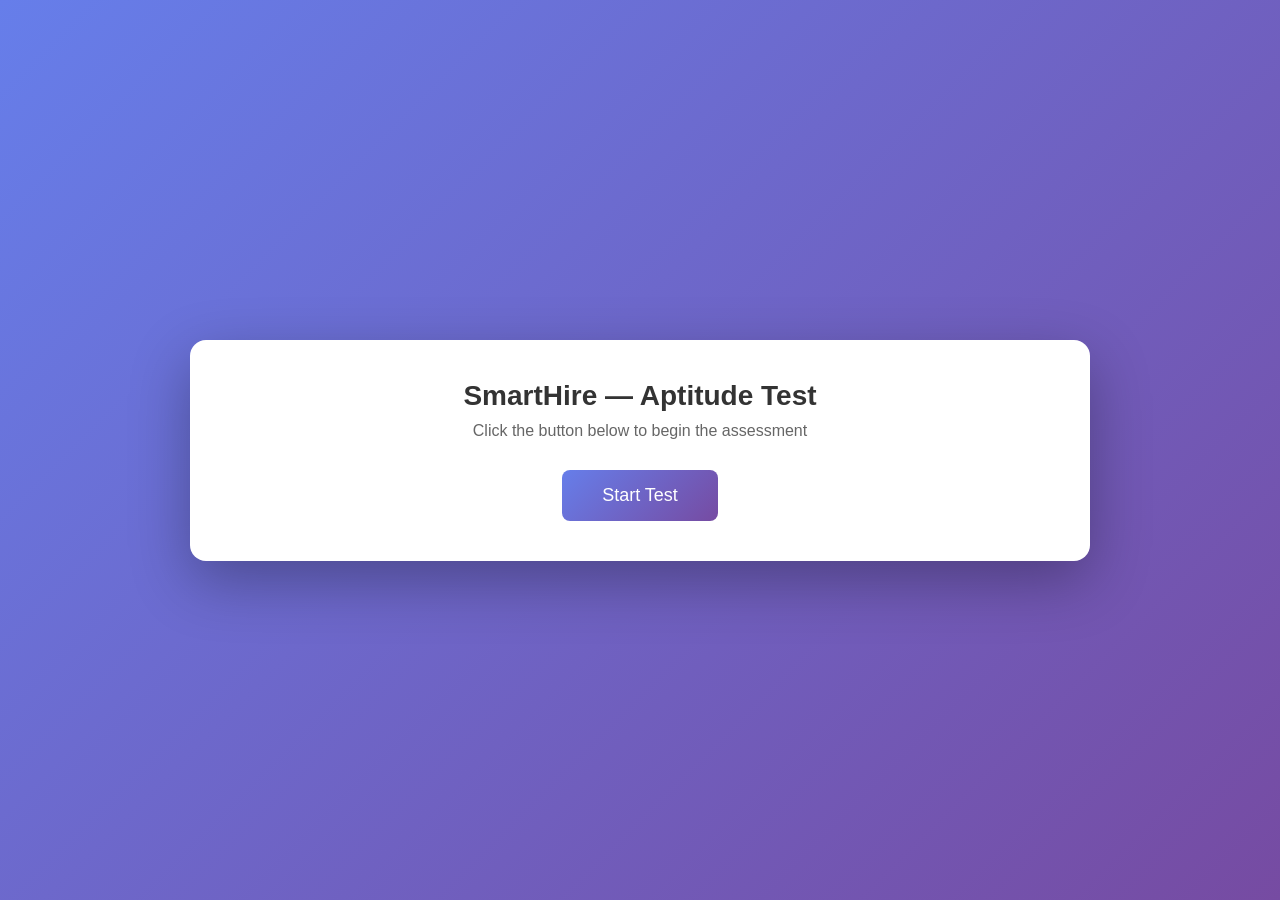
<file: phase2_test_portal/aptitude_frontend/index.html>
<!DOCTYPE html>
<html lang="en">
<head>
    <meta charset="UTF-8">
    <meta name="viewport" content="width=device-width, initial-scale=1.0">
    <title>SmartHire — Aptitude Test</title>
    <style>
        * {
            margin: 0;
            padding: 0;
            box-sizing: border-box;
            font-family: 'Segoe UI', Tahoma, Geneva, Verdana, sans-serif;
        }

        body {
            background: linear-gradient(135deg, #667eea 0%, #764ba2 100%);
            min-height: 100vh;
            display: flex;
            justify-content: center;
            align-items: center;
            padding: 20px;
        }

        .container {
            background: white;
            border-radius: 16px;
            box-shadow: 0 20px 60px rgba(0, 0, 0, 0.3);
            max-width: 900px;
            width: 100%;
            padding: 40px;
        }

        .header {
            text-align: center;
            margin-bottom: 30px;
        }

        .header h1 {
            color: #333;
            font-size: 28px;
            margin-bottom: 10px;
        }

        .header p {
            color: #666;
            font-size: 16px;
        }

        .timer {
            position: fixed;
            top: 20px;
            right: 20px;
            background: #ff4757;
            color: white;
            padding: 15px 25px;
            border-radius: 10px;
            font-size: 24px;
            font-weight: bold;
            box-shadow: 0 5px 15px rgba(255, 71, 87, 0.4);
            z-index: 1000;
        }

        .timer.warning {
            background: #ffa502;
            animation: pulse 1s infinite;
        }

        .timer.danger {
            background: #ff4757;
            animation: pulse 0.5s infinite;
        }

        @keyframes pulse {
            0%, 100% { transform: scale(1); }
            50% { transform: scale(1.05); }
        }

        .question-card {
            background: #f8f9fa;
            border-left: 4px solid #667eea;
            padding: 20px;
            margin-bottom: 20px;
            border-radius: 8px;
            transition: all 0.3s ease;
        }

        .question-card:hover {
            transform: translateX(5px);
            box-shadow: 0 5px 15px rgba(0, 0, 0, 0.1);
        }

        .question-card.answered {
            border-left-color: #2ed573;
            background: #f0fff4;
        }

        .question-number {
            color: #667eea;
            font-weight: bold;
            font-size: 14px;
            margin-bottom: 8px;
        }

        .question-text {
            color: #333;
            font-size: 18px;
            margin-bottom: 15px;
            line-height: 1.5;
        }

        .options {
            display: grid;
            gap: 10px;
        }

        .option {
            display: flex;
            align-items: center;
            padding: 12px 15px;
            background: white;
            border: 2px solid #e0e0e0;
            border-radius: 8px;
            cursor: pointer;
            transition: all 0.2s ease;
        }

        .option:hover {
            border-color: #667eea;
            background: #f0f0ff;
        }

        .option input[type="radio"] {
            margin-right: 12px;
            cursor: pointer;
        }

        .option.selected {
            border-color: #667eea;
            background: #e8e8ff;
        }

        .option label {
            cursor: pointer;
            flex: 1;
            font-size: 16px;
            color: #333;
        }

        .progress-bar {
            width: 100%;
            height: 10px;
            background: #e0e0e0;
            border-radius: 5px;
            margin-bottom: 20px;
            overflow: hidden;
        }

        .progress-fill {
            height: 100%;
            background: linear-gradient(90deg, #667eea, #764ba2);
            transition: width 0.3s ease;
        }

        .btn {
            background: linear-gradient(135deg, #667eea 0%, #764ba2 100%);
            color: white;
            border: none;
            padding: 15px 40px;
            border-radius: 8px;
            font-size: 18px;
            cursor: pointer;
            transition: all 0.3s ease;
            display: block;
            margin: 30px auto 0;
        }

        .btn:hover {
            transform: translateY(-2px);
            box-shadow: 0 10px 20px rgba(102, 126, 234, 0.4);
        }

        .btn:disabled {
            background: #ccc;
            cursor: not-allowed;
            transform: none;
            box-shadow: none;
        }

        .results {
            text-align: center;
        }

        .results h2 {
            color: #333;
            margin-bottom: 20px;
        }

        .score-circle {
            width: 200px;
            height: 200px;
            margin: 0 auto 30px;
            border-radius: 50%;
            display: flex;
            justify-content: center;
            align-items: center;
            font-size: 48px;
            font-weight: bold;
            color: white;
        }

        .score-circle.high {
            background: linear-gradient(135deg, #2ed573, #7bed9f);
        }

        .score-circle.medium {
            background: linear-gradient(135deg, #ffa502, #ffda79);
        }

        .score-circle.low {
            background: linear-gradient(135deg, #ff4757, #ff6b81);
        }

        .section-breakdown {
            text-align: left;
            margin-top: 30px;
        }

        .section-breakdown h3 {
            color: #333;
            margin-bottom: 15px;
        }

        .section-item {
            display: flex;
            justify-content: space-between;
            padding: 10px 15px;
            background: #f8f9fa;
            margin-bottom: 10px;
            border-radius: 5px;
        }

        .cheat-warning {
            position: fixed;
            top: 50%;
            left: 50%;
            transform: translate(-50%, -50%);
            background: #ff4757;
            color: white;
            padding: 30px 50px;
            border-radius: 10px;
            font-size: 20px;
            font-weight: bold;
            display: none;
            z-index: 2000;
            text-align: center;
        }

        .hidden {
            display: none;
        }
    </style>
</head>
<body>
    <div class="timer hidden" id="timer">30:00</div>

    <div class="cheat-warning" id="cheatWarning">
        ⚠️ WARNING: Tab switch detected!<br>
        <small>This incident has been recorded.</small>
    </div>

    <div class="container" id="loginContainer">
        <div class="header">
            <h1>SmartHire — Aptitude Test</h1>
            <p>Click the button below to begin the assessment</p>
        </div>
        <button class="btn" onclick="startTest()">Start Test</button>
    </div>

    <div class="container hidden" id="testContainer">
        <div class="header">
            <h1>Aptitude Assessment</h1>
            <p id="progressText">Question 0 of 0 answered</p>
        </div>

        <div class="progress-bar">
            <div class="progress-fill" id="progressFill" style="width: 0%"></div>
        </div>

        <div id="questionsContainer"></div>

        <button class="btn" id="submitBtn" onclick="submitTest()">Submit Test</button>
    </div>

    <div class="container hidden" id="resultsContainer">
        <div class="results">
            <h2>Test Completed!</h2>
            <div class="score-circle" id="scoreCircle">0%</div>
            <h3 id="scoreText">Calculating...</h3>
            <div class="section-breakdown" id="sectionBreakdown"></div>
        </div>
    </div>

    <script>
        let candidateId = 'candidate-' + Math.random().toString(36).substr(2, 9);
        let timeRemaining = 30 * 60; // 30 minutes in seconds
        let timerInterval = null;
        let answers = {};
        let totalQuestions = 0;
        let tabSwitches = 0;
        let isSubmitting = false;

        // Anti-cheat: detect tab switches / window blur
        document.addEventListener('visibilitychange', () => {
            if (document.hidden && !isSubmitting) {
                tabSwitches++;
                showCheatWarning();
            }
        });

        window.addEventListener('blur', () => {
            if (!isSubmitting) {
                tabSwitches++;
                showCheatWarning();
            }
        });

        function showCheatWarning() {
            const warning = document.getElementById('cheatWarning');
            warning.style.display = 'block';
            setTimeout(() => {
                warning.style.display = 'none';
            }, 3000);
        }

        async function startTest() {
            try {
                const response = await fetch('http://localhost:5001/api/aptitude/generate', {
                    method: 'POST',
                    headers: {
                        'Content-Type': 'application/json'
                    },
                    body: JSON.stringify({ candidate_id: candidateId, role: 'general', questions_per_section: 5 })
                });

                if (!response.ok) {
                    const error = await response.json();
                    alert(error.error || 'Failed to start test.');
                    return;
                }

                const data = await response.json();
                renderQuestions(data.questions);
                totalQuestions = data.total_questions;
                timeRemaining = data.time_limit_minutes * 60;

                document.getElementById('loginContainer').classList.add('hidden');
                document.getElementById('testContainer').classList.remove('hidden');
                document.getElementById('timer').classList.remove('hidden');

                startTimer();
            } catch (error) {
                alert('Error: ' + error.message);
            }
        }

        function renderQuestions(questions) {
            const container = document.getElementById('questionsContainer');
            container.innerHTML = '';

            questions.forEach((q, index) => {
                const card = document.createElement('div');
                card.className = 'question-card';
                card.id = `question-${q.id}`;

                card.innerHTML = `
                    <div class="question-number">Question ${index + 1} — ${q.section} (${q.difficulty})</div>
                    <div class="question-text">${q.question}</div>
                    <div class="options">
                        ${q.options.map((opt, i) => `
                            <div class="option" onclick="selectAnswer('${q.id}', '${opt}', this)">
                                <input type="radio" name="q-${q.id}" id="opt-${q.id}-${i}">
                                <label for="opt-${q.id}-${i}">${opt}</label>
                            </div>
                        `).join('')}
                    </div>
                `;

                container.appendChild(card);
            });
        }

        function selectAnswer(questionId, answer, element) {
            // Remove previous selection
            const card = document.getElementById(`question-${questionId}`);
            card.querySelectorAll('.option').forEach(opt => opt.classList.remove('selected'));

            // Mark new selection
            element.classList.add('selected');
            element.querySelector('input').checked = true;

            // Store answer
            answers[questionId] = answer;
            card.classList.add('answered');

            updateProgress();
        }

        function updateProgress() {
            const answered = Object.keys(answers).length;
            const percentage = (answered / totalQuestions) * 100;

            document.getElementById('progressFill').style.width = `${percentage}%`;
            document.getElementById('progressText').textContent = `Question ${answered} of ${totalQuestions} answered`;
        }

        function startTimer() {
            timerInterval = setInterval(() => {
                timeRemaining--;
                const minutes = Math.floor(timeRemaining / 60);
                const seconds = timeRemaining % 60;

                const timerEl = document.getElementById('timer');
                timerEl.textContent = `${String(minutes).padStart(2, '0')}:${String(seconds).padStart(2, '0')}`;

                if (timeRemaining <= 300) { // 5 minutes
                    timerEl.classList.add('danger');
                } else if (timeRemaining <= 600) { // 10 minutes
                    timerEl.classList.add('warning');
                }

                if (timeRemaining <= 0) {
                    clearInterval(timerInterval);
                    submitTest();
                }
            }, 1000);
        }

        async function submitTest() {
            // Set flag before showing dialog to prevent tab switch detection
            isSubmitting = true;

            if (!confirm('Are you sure you want to submit?')) {
                isSubmitting = false;
                return;
            }

            clearInterval(timerInterval);

            // Submit all answers sequentially to avoid race conditions
            try {
                // First, verify backend is reachable
                try {
                    const healthCheck = await fetch('http://localhost:5001/api/aptitude/bank', {
                        method: 'GET',
                        signal: AbortSignal.timeout(3000)
                    });
                    
                    if (!healthCheck.ok) {
                        throw new Error('Backend server is not responding properly');
                    }
                } catch (healthError) {
                    throw new Error('Cannot connect to backend server. Please ensure the backend is running on port 5001.');
                }

                // Submit all answers
                for (const [qId, answer] of Object.entries(answers)) {
                    const response = await fetch('http://localhost:5001/api/aptitude/submit-answer', {
                        method: 'POST',
                        headers: {
                            'Content-Type': 'application/json'
                        },
                        body: JSON.stringify({ candidate_id: candidateId, question_id: qId, answer: answer }),
                        signal: AbortSignal.timeout(5000)
                    });
                    
                    if (!response.ok) {
                        const error = await response.json();
                        console.error('Failed to submit answer for question:', qId, error);
                    }
                }

                // Submit test for grading after all answers are recorded
                const submitResponse = await fetch('http://localhost:5001/api/aptitude/submit', {
                    method: 'POST',
                    headers: {
                        'Content-Type': 'application/json'
                    },
                    body: JSON.stringify({ candidate_id: candidateId }),
                    signal: AbortSignal.timeout(10000)
                });

                if (!submitResponse.ok) {
                    const errorData = await submitResponse.json();
                    throw new Error(errorData.error || 'Failed to submit test');
                }

                const data = await submitResponse.json();
                isSubmitting = false;
                showResults(data.results);
            } catch (error) {
                isSubmitting = false;
                console.error('Submission error:', error);
                
                let errorMessage = 'Error submitting test: ';
                if (error.name === 'TypeError' && error.message.includes('fetch')) {
                    errorMessage += 'Cannot connect to server. Please check if the backend is running on port 5001.';
                } else if (error.name === 'AbortError') {
                    errorMessage += 'Request timed out. The server might be slow or unresponsive.';
                } else {
                    errorMessage += error.message;
                }
                
                alert(errorMessage);
            }
        }

        function showResults(results) {
            document.getElementById('testContainer').classList.add('hidden');
            document.getElementById('timer').classList.add('hidden');
            document.getElementById('resultsContainer').classList.remove('hidden');

            const percentage = results.percentage;
            const circle = document.getElementById('scoreCircle');
            circle.textContent = `${percentage}%`;

            if (percentage >= 70) {
                circle.className = 'score-circle high';
            } else if (percentage >= 50) {
                circle.className = 'score-circle medium';
            } else {
                circle.className = 'score-circle low';
            }

            document.getElementById('scoreText').textContent = 
                `You scored ${results.total_score} out of ${results.total_questions}`;

            // Section breakdown
            const breakdown = document.getElementById('sectionBreakdown');
            breakdown.innerHTML = '<h3>Section Breakdown</h3>';

            for (const [section, scores] of Object.entries(results.sections)) {
                const item = document.createElement('div');
                item.className = 'section-item';
                item.innerHTML = `
                    <span>${section.replace(/_/g, ' ').toUpperCase()}</span>
                    <strong>${scores.correct}/${scores.total} (${scores.percentage}%)</strong>
                `;
                breakdown.appendChild(item);
            }

            if (tabSwitches > 0) {
                const warning = document.createElement('div');
                warning.style.cssText = 'color: #ff4757; margin-top: 20px; font-weight: bold;';
                warning.textContent = `⚠️ ${tabSwitches} tab switch(es) detected during this session.`;
                breakdown.appendChild(warning);
            }
        }
    </script>
</body>
</html>
</file>
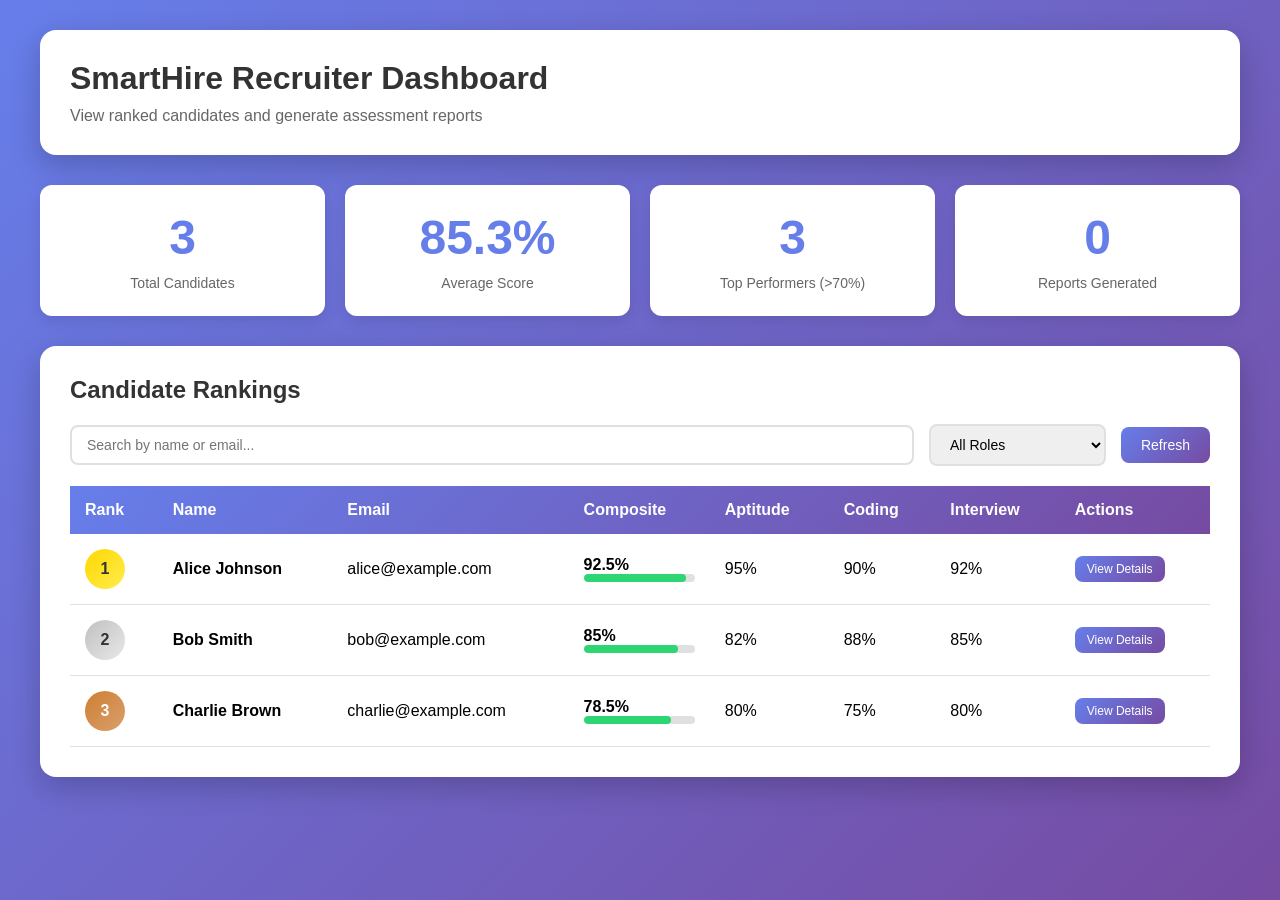
<file: phase2_test_portal/dashboard/index.html>
<!DOCTYPE html>
<html lang="en">
<head>
    <meta charset="UTF-8">
    <meta name="viewport" content="width=device-width, initial-scale=1.0">
    <title>SmartHire — Recruiter Dashboard</title>
    <style>
        * {
            margin: 0;
            padding: 0;
            box-sizing: border-box;
            font-family: 'Segoe UI', Tahoma, Geneva, Verdana, sans-serif;
        }

        body {
            background: linear-gradient(135deg, #667eea 0%, #764ba2 100%);
            min-height: 100vh;
            padding: 30px;
        }

        .dashboard {
            max-width: 1200px;
            margin: 0 auto;
        }

        .header {
            background: white;
            border-radius: 16px;
            padding: 30px;
            margin-bottom: 30px;
            box-shadow: 0 10px 30px rgba(0, 0, 0, 0.2);
        }

        .header h1 {
            color: #333;
            font-size: 32px;
            margin-bottom: 10px;
        }

        .header p {
            color: #666;
            font-size: 16px;
        }

        .stats-grid {
            display: grid;
            grid-template-columns: repeat(auto-fit, minmax(200px, 1fr));
            gap: 20px;
            margin-bottom: 30px;
        }

        .stat-card {
            background: white;
            border-radius: 12px;
            padding: 25px;
            box-shadow: 0 5px 15px rgba(0, 0, 0, 0.1);
            text-align: center;
        }

        .stat-card .stat-number {
            font-size: 48px;
            font-weight: bold;
            color: #667eea;
            margin-bottom: 10px;
        }

        .stat-card .stat-label {
            color: #666;
            font-size: 14px;
        }

        .leaderboard {
            background: white;
            border-radius: 16px;
            padding: 30px;
            box-shadow: 0 10px 30px rgba(0, 0, 0, 0.2);
        }

        .leaderboard h2 {
            color: #333;
            margin-bottom: 20px;
            font-size: 24px;
        }

        .filter-bar {
            display: flex;
            gap: 15px;
            margin-bottom: 20px;
            align-items: center;
        }

        .filter-bar input,
        .filter-bar select {
            padding: 10px 15px;
            border: 2px solid #e0e0e0;
            border-radius: 8px;
            font-size: 14px;
        }

        .filter-bar input {
            flex: 1;
        }

        table {
            width: 100%;
            border-collapse: collapse;
        }

        thead {
            background: linear-gradient(135deg, #667eea 0%, #764ba2 100%);
            color: white;
        }

        th {
            padding: 15px;
            text-align: left;
            font-weight: 600;
        }

        td {
            padding: 15px;
            border-bottom: 1px solid #e0e0e0;
        }

        tbody tr:hover {
            background: #f8f9fa;
        }

        .rank-badge {
            display: inline-block;
            width: 40px;
            height: 40px;
            line-height: 40px;
            text-align: center;
            border-radius: 50%;
            font-weight: bold;
            color: white;
        }

        .rank-badge.gold {
            background: linear-gradient(135deg, #ffd700, #ffed4e);
            color: #333;
        }

        .rank-badge.silver {
            background: linear-gradient(135deg, #c0c0c0, #e8e8e8);
            color: #333;
        }

        .rank-badge.bronze {
            background: linear-gradient(135deg, #cd7f32, #daa06d);
        }

        .rank-badge.default {
            background: #667eea;
        }

        .score-bar {
            width: 100%;
            height: 8px;
            background: #e0e0e0;
            border-radius: 4px;
            overflow: hidden;
        }

        .score-bar-fill {
            height: 100%;
            border-radius: 4px;
            transition: width 0.5s ease;
        }

        .score-bar-fill.high {
            background: #2ed573;
        }

        .score-bar-fill.medium {
            background: #ffa502;
        }

        .score-bar-fill.low {
            background: #ff4757;
        }

        .btn {
            background: linear-gradient(135deg, #667eea 0%, #764ba2 100%);
            color: white;
            border: none;
            padding: 10px 20px;
            border-radius: 8px;
            font-size: 14px;
            cursor: pointer;
            transition: all 0.3s ease;
        }

        .btn:hover {
            transform: translateY(-2px);
            box-shadow: 0 5px 15px rgba(102, 126, 234, 0.4);
        }

        .btn-small {
            padding: 6px 12px;
            font-size: 12px;
        }

        .modal {
            position: fixed;
            top: 0;
            left: 0;
            width: 100%;
            height: 100%;
            background: rgba(0, 0, 0, 0.7);
            display: none;
            justify-content: center;
            align-items: center;
            z-index: 1000;
        }

        .modal.active {
            display: flex;
        }

        .modal-content {
            background: white;
            border-radius: 16px;
            padding: 40px;
            max-width: 800px;
            width: 90%;
            max-height: 90vh;
            overflow-y: auto;
        }

        .modal-header {
            display: flex;
            justify-content: space-between;
            align-items: center;
            margin-bottom: 20px;
        }

        .modal-header h3 {
            color: #333;
            font-size: 24px;
        }

        .close-btn {
            background: none;
            border: none;
            font-size: 28px;
            cursor: pointer;
            color: #666;
        }

        .close-btn:hover {
            color: #333;
        }

        .detail-section {
            margin-bottom: 25px;
        }

        .detail-section h4 {
            color: #667eea;
            margin-bottom: 10px;
            font-size: 18px;
        }

        .detail-table {
            width: 100%;
            border-collapse: collapse;
        }

        .detail-table td {
            padding: 10px;
            border-bottom: 1px solid #f0f0f0;
        }

        .detail-table td:first-child {
            font-weight: bold;
            color: #333;
            width: 40%;
        }

        @media (max-width: 768px) {
            .stats-grid {
                grid-template-columns: 1fr 1fr;
            }

            table {
                font-size: 12px;
            }

            th, td {
                padding: 10px 5px;
            }
        }
    </style>
</head>
<body>
    <div class="dashboard">
        <div class="header">
            <h1>SmartHire Recruiter Dashboard</h1>
            <p>View ranked candidates and generate assessment reports</p>
        </div>

        <div class="stats-grid">
            <div class="stat-card">
                <div class="stat-number" id="totalCandidates">0</div>
                <div class="stat-label">Total Candidates</div>
            </div>
            <div class="stat-card">
                <div class="stat-number" id="avgScore">0%</div>
                <div class="stat-label">Average Score</div>
            </div>
            <div class="stat-card">
                <div class="stat-number" id="topCandidates">0</div>
                <div class="stat-label">Top Performers (>70%)</div>
            </div>
            <div class="stat-card">
                <div class="stat-number" id="reportsGenerated">0</div>
                <div class="stat-label">Reports Generated</div>
            </div>
        </div>

        <div class="leaderboard">
            <h2>Candidate Rankings</h2>
            
            <div class="filter-bar">
                <input type="text" id="searchInput" placeholder="Search by name or email..." oninput="filterCandidates()">
                <select id="roleFilter" onchange="filterCandidates()">
                    <option value="">All Roles</option>
                    <option value="swe">Software Engineer</option>
                    <option value="ds">Data Scientist</option>
                    <option value="ml">ML Engineer</option>
                    <option value="backend">Backend Developer</option>
                    <option value="data_eng">Data Engineer</option>
                </select>
                <button class="btn" onclick="refreshRankings()">Refresh</button>
            </div>

            <table>
                <thead>
                    <tr>
                        <th>Rank</th>
                        <th>Name</th>
                        <th>Email</th>
                        <th>Composite</th>
                        <th>Aptitude</th>
                        <th>Coding</th>
                        <th>Interview</th>
                        <th>Actions</th>
                    </tr>
                </thead>
                <tbody id="leaderboardBody">
                    <tr>
                        <td colspan="8" style="text-align: center; padding: 40px; color: #888;">
                            Loading candidate data...
                        </td>
                    </tr>
                </tbody>
            </table>
        </div>
    </div>

    <div class="modal" id="candidateModal">
        <div class="modal-content">
            <div class="modal-header">
                <h3 id="modalTitle">Candidate Details</h3>
                <button class="close-btn" onclick="closeModal()">&times;</button>
            </div>
            <div id="modalBody"></div>
            <button class="btn" onclick="downloadReport()" style="margin-top: 20px;">Download PDF Report</button>
        </div>
    </div>

    <script>
        let candidates = [];
        let selectedCandidateId = null;

        async function refreshRankings() {
            try {
                // In production, this would call the backend API
                // For now, using mock data
                candidates = getMockCandidates();
                renderLeaderboard(candidates);
                updateStats(candidates);
            } catch (error) {
                console.error('Error loading rankings:', error);
            }
        }

        function getMockCandidates() {
            return [
                {
                    rank: 1,
                    candidate_id: "cand_001",
                    name: "Alice Johnson",
                    email: "alice@example.com",
                    composite_score: 92.5,
                    aptitude_score: 95.0,
                    coding_score: 90.0,
                    interview_score: 92.0
                },
                {
                    rank: 2,
                    candidate_id: "cand_002",
                    name: "Bob Smith",
                    email: "bob@example.com",
                    composite_score: 85.0,
                    aptitude_score: 82.0,
                    coding_score: 88.0,
                    interview_score: 85.0
                },
                {
                    rank: 3,
                    candidate_id: "cand_003",
                    name: "Charlie Brown",
                    email: "charlie@example.com",
                    composite_score: 78.5,
                    aptitude_score: 80.0,
                    coding_score: 75.0,
                    interview_score: 80.0
                }
            ];
        }

        function renderLeaderboard(data) {
            const tbody = document.getElementById('leaderboardBody');
            tbody.innerHTML = '';

            if (data.length === 0) {
                tbody.innerHTML = '<tr><td colspan="8" style="text-align: center; padding: 40px; color: #888;">No candidates found</td></tr>';
                return;
            }

            data.forEach(c => {
                const row = document.createElement('tr');

                const rankClass = c.rank === 1 ? 'gold' : c.rank === 2 ? 'silver' : c.rank === 3 ? 'bronze' : 'default';

                row.innerHTML = `
                    <td><span class="rank-badge ${rankClass}">${c.rank}</span></td>
                    <td><strong>${c.name}</strong></td>
                    <td>${c.email}</td>
                    <td>
                        <strong>${c.composite_score}%</strong>
                        <div class="score-bar">
                            <div class="score-bar-fill ${getScoreClass(c.composite_score)}" style="width: ${c.composite_score}%"></div>
                        </div>
                    </td>
                    <td>${c.aptitude_score}%</td>
                    <td>${c.coding_score}%</td>
                    <td>${c.interview_score}%</td>
                    <td>
                        <button class="btn btn-small" onclick="viewCandidate('${c.candidate_id}')">View Details</button>
                    </td>
                `;

                tbody.appendChild(row);
            });
        }

        function getScoreClass(score) {
            if (score >= 70) return 'high';
            if (score >= 50) return 'medium';
            return 'low';
        }

        function updateStats(data) {
            document.getElementById('totalCandidates').textContent = data.length;

            const avg = data.length > 0 
                ? (data.reduce((sum, c) => sum + c.composite_score, 0) / data.length).toFixed(1)
                : 0;
            document.getElementById('avgScore').textContent = `${avg}%`;

            const topCount = data.filter(c => c.composite_score > 70).length;
            document.getElementById('topCandidates').textContent = topCount;

            document.getElementById('reportsGenerated').textContent = '0'; // Track in production
        }

        function filterCandidates() {
            const search = document.getElementById('searchInput').value.toLowerCase();
            const role = document.getElementById('roleFilter').value;

            const filtered = candidates.filter(c => {
                const matchesSearch = !search || 
                    c.name.toLowerCase().includes(search) || 
                    c.email.toLowerCase().includes(search);
                return matchesSearch;
            });

            renderLeaderboard(filtered);
        }

        function viewCandidate(candidateId) {
            selectedCandidateId = candidateId;
            const candidate = candidates.find(c => c.candidate_id === candidateId);
            if (!candidate) return;

            document.getElementById('modalTitle').textContent = candidate.name;
            document.getElementById('modalBody').innerHTML = `
                <div class="detail-section">
                    <h4>Candidate Information</h4>
                    <table class="detail-table">
                        <tr><td>Email</td><td>${candidate.email}</td></tr>
                        <tr><td>Rank</td><td>#${candidate.rank}</td></tr>
                    </table>
                </div>
                <div class="detail-section">
                    <h4>Assessment Scores</h4>
                    <table class="detail-table">
                        <tr><td>Composite Score</td><td><strong>${candidate.composite_score}%</strong></td></tr>
                        <tr><td>Aptitude</td><td>${candidate.aptitude_score}%</td></tr>
                        <tr><td>Coding</td><td>${candidate.coding_score}%</td></tr>
                        <tr><td>Interview</td><td>${candidate.interview_score}%</td></tr>
                    </table>
                </div>
                <div class="detail-section">
                    <h4>Score Breakdown</h4>
                    <div class="score-bar" style="margin-bottom: 10px;">
                        <div class="score-bar-fill ${getScoreClass(candidate.composite_score)}" style="width: ${candidate.composite_score}%"></div>
                    </div>
                </div>
            `;

            document.getElementById('candidateModal').classList.add('active');
        }

        function closeModal() {
            document.getElementById('candidateModal').classList.remove('active');
        }

        function downloadReport() {
            if (!selectedCandidateId) return;
            alert(`Downloading PDF report for candidate ${selectedCandidateId}...\n(In production, this triggers PDF download)`);
        }

        // Close modal on outside click
        document.getElementById('candidateModal').addEventListener('click', (e) => {
            if (e.target.id === 'candidateModal') {
                closeModal();
            }
        });

        // Initial load
        refreshRankings();
    </script>
</body>
</html>
</file>
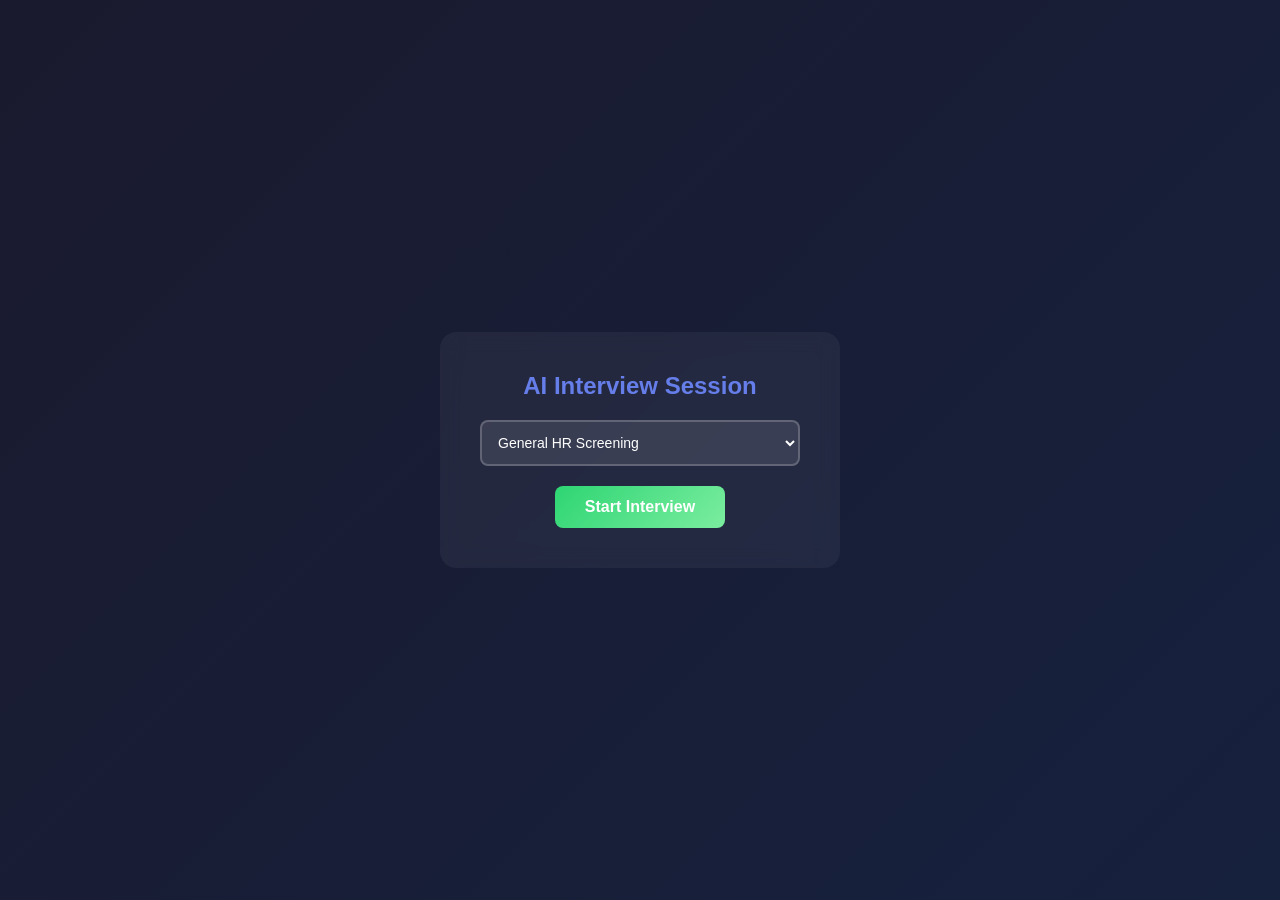
<file: phase3_ai_interview/interview_frontend/index.html>
<!DOCTYPE html>
<html lang="en">
<head>
    <meta charset="UTF-8">
    <meta name="viewport" content="width=device-width, initial-scale=1.0">
    <title>SmartHire — AI Interview</title>
    <style>
        * {
            margin: 0;
            padding: 0;
            box-sizing: border-box;
            font-family: 'Segoe UI', Tahoma, Geneva, Verdana, sans-serif;
        }

        body {
            background: linear-gradient(135deg, #1a1a2e 0%, #16213e 100%);
            color: #ffffff;
            min-height: 100vh;
            display: flex;
            flex-direction: column;
        }

        .header {
            background: rgba(255, 255, 255, 0.05);
            padding: 20px 40px;
            display: flex;
            justify-content: space-between;
            align-items: center;
            border-bottom: 2px solid rgba(102, 126, 234, 0.3);
        }

        .header h1 {
            font-size: 28px;
            color: #667eea;
        }

        .status-indicator {
            display: flex;
            align-items: center;
            gap: 10px;
        }

        .status-dot {
            width: 12px;
            height: 12px;
            border-radius: 50%;
            background: #ff4757;
        }

        .status-dot.connected {
            background: #2ed573;
            box-shadow: 0 0 10px #2ed573;
        }

        .container {
            flex: 1;
            display: grid;
            grid-template-columns: 2fr 1fr;
            gap: 30px;
            padding: 30px;
        }

        .video-section {
            display: flex;
            flex-direction: column;
            gap: 20px;
        }

        .video-container {
            position: relative;
            background: rgba(0, 0, 0, 0.3);
            border-radius: 16px;
            overflow: hidden;
            aspect-ratio: 16 / 9;
        }

        #videoElement {
            width: 100%;
            height: 100%;
            object-fit: cover;
        }

        .video-overlay {
            position: absolute;
            bottom: 20px;
            left: 20px;
            right: 20px;
            display: flex;
            justify-content: space-between;
            align-items: flex-end;
        }

        .ai-avatar {
            width: 80px;
            height: 80px;
            border-radius: 50%;
            background: linear-gradient(135deg, #667eea, #764ba2);
            display: flex;
            justify-content: center;
            align-items: center;
            font-size: 36px;
            border: 3px solid rgba(255, 255, 255, 0.3);
            box-shadow: 0 10px 30px rgba(0, 0, 0, 0.5);
        }

        .ai-avatar.speaking {
            animation: pulse 1s infinite;
        }

        @keyframes pulse {
            0%, 100% { transform: scale(1); box-shadow: 0 10px 30px rgba(102, 126, 234, 0.3); }
            50% { transform: scale(1.05); box-shadow: 0 10px 40px rgba(102, 126, 234, 0.6); }
        }

        .metrics-panel {
            background: rgba(255, 255, 255, 0.05);
            padding: 15px 20px;
            border-radius: 12px;
            backdrop-filter: blur(10px);
        }

        .metrics-grid {
            display: grid;
            grid-template-columns: repeat(3, 1fr);
            gap: 15px;
        }

        .metric {
            text-align: center;
        }

        .metric-value {
            font-size: 24px;
            font-weight: bold;
            color: #667eea;
        }

        .metric-label {
            font-size: 12px;
            color: #aaa;
            margin-top: 5px;
        }

        .chat-section {
            background: rgba(255, 255, 255, 0.05);
            border-radius: 16px;
            padding: 20px;
            display: flex;
            flex-direction: column;
            backdrop-filter: blur(10px);
        }

        .chat-header {
            font-size: 18px;
            font-weight: bold;
            margin-bottom: 15px;
            color: #667eea;
        }

        .chat-messages {
            flex: 1;
            overflow-y: auto;
            margin-bottom: 20px;
            max-height: 400px;
            padding: 10px;
        }

        .message {
            margin-bottom: 15px;
            padding: 12px 15px;
            border-radius: 12px;
            animation: slideIn 0.3s ease;
        }

        @keyframes slideIn {
            from { opacity: 0; transform: translateY(10px); }
            to { opacity: 1; transform: translateY(0); }
        }

        .message.ai {
            background: rgba(102, 126, 234, 0.2);
            border-left: 3px solid #667eea;
        }

        .message.candidate {
            background: rgba(46, 213, 115, 0.2);
            border-left: 3px solid #2ed573;
            margin-left: 20px;
        }

        .message-speaker {
            font-size: 12px;
            color: #aaa;
            margin-bottom: 5px;
            font-weight: bold;
        }

        .message-text {
            font-size: 14px;
            line-height: 1.5;
        }

        .controls {
            display: flex;
            gap: 15px;
            justify-content: center;
            padding: 20px;
        }

        .btn {
            padding: 12px 30px;
            border: none;
            border-radius: 8px;
            font-size: 16px;
            font-weight: bold;
            cursor: pointer;
            transition: all 0.3s ease;
        }

        .btn-start {
            background: linear-gradient(135deg, #2ed573, #7bed9f);
            color: white;
        }

        .btn-start:hover {
            transform: translateY(-2px);
            box-shadow: 0 10px 20px rgba(46, 213, 115, 0.4);
        }

        .btn-mute {
            background: rgba(255, 255, 255, 0.1);
            color: white;
            border: 2px solid rgba(255, 255, 255, 0.2);
        }

        .btn-mute:hover {
            background: rgba(255, 255, 255, 0.2);
        }

        .btn-mute.muted {
            background: #ff4757;
            border-color: #ff4757;
        }

        .btn-end {
            background: linear-gradient(135deg, #ff4757, #ff6b81);
            color: white;
        }

        .btn-end:hover {
            transform: translateY(-2px);
            box-shadow: 0 10px 20px rgba(255, 71, 87, 0.4);
        }

        .btn:disabled {
            opacity: 0.5;
            cursor: not-allowed;
            transform: none;
        }

        .login-container {
            display: flex;
            justify-content: center;
            align-items: center;
            height: 100vh;
        }

        .login-box {
            background: rgba(255, 255, 255, 0.05);
            padding: 40px;
            border-radius: 16px;
            backdrop-filter: blur(10px);
            text-align: center;
            max-width: 400px;
        }

        .login-box h2 {
            color: #667eea;
            margin-bottom: 20px;
        }

        .login-box input {
            width: 100%;
            padding: 12px;
            margin-bottom: 20px;
            background: rgba(255, 255, 255, 0.1);
            border: 2px solid rgba(255, 255, 255, 0.2);
            border-radius: 8px;
            color: white;
            font-size: 14px;
        }

        .login-box input::placeholder {
            color: #aaa;
        }

        .hidden {
            display: none !important;
        }

        .speaking-indicator {
            position: absolute;
            top: 20px;
            right: 20px;
            background: rgba(0, 0, 0, 0.7);
            padding: 8px 15px;
            border-radius: 20px;
            font-size: 12px;
            display: flex;
            align-items: center;
            gap: 8px;
        }

        .speaking-indicator .bar {
            width: 3px;
            height: 15px;
            background: #2ed573;
            animation: soundBar 0.5s infinite alternate;
        }

        .speaking-indicator .bar:nth-child(2) { animation-delay: 0.1s; }
        .speaking-indicator .bar:nth-child(3) { animation-delay: 0.2s; }
        .speaking-indicator .bar:nth-child(4) { animation-delay: 0.3s; }

        @keyframes soundBar {
            from { height: 5px; }
            to { height: 20px; }
        }

        .progress-bar {
            background: rgba(255, 255, 255, 0.1);
            height: 4px;
            border-radius: 2px;
            margin-top: 10px;
            overflow: hidden;
        }

        .progress-fill {
            height: 100%;
            background: linear-gradient(90deg, #667eea, #764ba2);
            transition: width 0.3s ease;
        }
    </style>
</head>
<body>
    <div id="loginSection" class="login-container">
        <div class="login-box">
            <h2>AI Interview Session</h2>
            <select id="roleSelect" style="width: 100%; padding: 12px; margin-bottom: 20px; background: rgba(255, 255, 255, 0.1); border: 2px solid rgba(255, 255, 255, 0.2); border-radius: 8px; color: white; font-size: 14px;">
                <option value="general" style="color: #333;">General HR Screening</option>
                <option value="swe" style="color: #333;">Software Engineer</option>
                <option value="ds" style="color: #333;">Data Scientist</option>
                <option value="ml" style="color: #333;">ML Engineer</option>
                <option value="backend" style="color: #333;">Backend Developer</option>
                <option value="data_eng" style="color: #333;">Data Engineer</option>
            </select>
            <button class="btn btn-start" onclick="startInterview()">Start Interview</button>
        </div>
    </div>

    <div id="interviewSection" class="hidden">
        <div class="header">
            <h1>SmartHire AI Interview</h1>
            <div class="status-indicator">
                <div class="status-dot" id="statusDot"></div>
                <span id="statusText">Connecting...</span>
            </div>
        </div>

        <div class="container">
            <div class="video-section">
                <div class="video-container">
                    <video id="videoElement" autoplay muted playsinline></video>
                    <div class="video-overlay">
                        <div class="ai-avatar" id="aiAvatar">🤖</div>
                    </div>
                    <div class="speaking-indicator hidden" id="speakingIndicator">
                        <div class="bar"></div>
                        <div class="bar"></div>
                        <div class="bar"></div>
                        <div class="bar"></div>
                        <span>AI Speaking...</span>
                    </div>
                </div>

                <div class="metrics-panel">
                    <div class="metrics-grid">
                        <div class="metric">
                            <div class="metric-value" id="questionCount">1/5</div>
                            <div class="metric-label">Questions</div>
                        </div>
                        <div class="metric">
                            <div class="metric-value" id="timerDisplay">00:00</div>
                            <div class="metric-label">Duration</div>
                        </div>
                        <div class="metric">
                            <div class="metric-value" id="confidenceScore">--</div>
                            <div class="metric-label">Confidence</div>
                        </div>
                    </div>
                    <div class="progress-bar">
                        <div class="progress-fill" id="progressFill" style="width: 0%"></div>
                    </div>
                </div>
            </div>

            <div class="chat-section">
                <div class="chat-header">Live Conversation</div>
                <div class="chat-messages" id="chatMessages"></div>
            </div>
        </div>

        <div class="controls">
            <button class="btn btn-start" id="startBtn" onclick="initializeInterview()">Start Camera & Mic</button>
            <button class="btn btn-mute" id="muteBtn" onclick="toggleMute()" disabled>Mute Mic</button>
            <button class="btn btn-end" id="endBtn" onclick="endInterview()" disabled>End Interview</button>
        </div>
    </div>

    <script src="https://cdn.socket.io/4.7.4/socket.io.min.js"></script>
    <script>
        let socket = null;
        let stream = null;
        let mediaRecorder = null;
        let candidateId = 'candidate-' + Math.random().toString(36).substr(2, 9);
        let isMuted = false;
        let interviewStartTime = null;
        let timerInterval = null;
        let currentQuestionIndex = 0;
        let totalQuestions = 5;
        let sessionId = null;

        async function startInterview() {
            const role = document.getElementById('roleSelect').value;

            try {
                const response = await fetch('http://localhost:5003/api/interview/start', {
                    method: 'POST',
                    headers: {
                        'Content-Type': 'application/json'
                    },
                    body: JSON.stringify({ candidate_id: candidateId, role: role, interview_type: 'hr_screening' })
                });

                if (!response.ok) {
                    const error = await response.json();
                    alert(error.error || 'Failed to start interview.');
                    return;
                }

                const data = await response.json();
                candidateId = data.session_id;
                sessionId = data.session_id;

                document.getElementById('loginSection').classList.add('hidden');
                document.getElementById('interviewSection').classList.remove('hidden');

                addMessage('ai', data.first_question);

                // Auto-initialize camera and mic
                await initializeInterview();
            } catch (error) {
                alert('Error: ' + error.message);
            }
        }

        async function initializeInterview() {
            try {
                // Request camera and microphone
                stream = await navigator.mediaDevices.getUserMedia({
                    video: true,
                    audio: true
                });

                const videoElement = document.getElementById('videoElement');
                videoElement.srcObject = stream;

                // Connect WebSocket
                socket = io('http://localhost:5003');

                socket.on('connect', () => {
                    document.getElementById('statusDot').classList.add('connected');
                    document.getElementById('statusText').textContent = 'Connected';

                    // Notify server of interview start
                    socket.emit('start_interview', { candidate_id: candidateId });
                });

                socket.on('ai_response', (data) => {
                    addMessage('ai', data.ai_text);
                    speakText(data.ai_text);

                    if (data.next_question) {
                        currentQuestionIndex++;
                        updateProgress();
                    }
                });

                socket.on('connected', () => {
                    console.log('Connected to server');
                });

                // Setup speech recognition using Web Speech API
                setupSpeechRecognition();

                // Enable controls
                document.getElementById('startBtn').disabled = true;
                document.getElementById('muteBtn').disabled = false;
                document.getElementById('endBtn').disabled = false;

                // Start timer
                interviewStartTime = Date.now();
                timerInterval = setInterval(updateTimer, 1000);

            } catch (error) {
                alert('Error accessing camera/microphone: ' + error.message);
                console.error(error);
            }
        }

        function setupSpeechRecognition() {
            // Use Web Speech API for speech recognition (built into browsers)
            const SpeechRecognition = window.SpeechRecognition || window.webkitSpeechRecognition;

            if (!SpeechRecognition) {
                console.warn('Web Speech API not supported in this browser. Use Chrome/Edge.');
                addMessage('ai', 'Note: For best results, please use Chrome or Edge browser for speech recognition.');
                return;
            }

            const recognition = new SpeechRecognition();
            recognition.continuous = true;  // Keep listening
            recognition.interimResults = false;  // Only final results
            recognition.lang = 'en-US';
            recognition.maxAlternatives = 1;

            let restartCount = 0;
            const MAX_RESTARTS = 30;  // Prevent infinite restart loop

            recognition.onresult = (event) => {
                const lastResult = event.results[event.results.length - 1];
                const transcript = lastResult[0].transcript;

                if (lastResult.isFinal && transcript.trim()) {
                    // Reset restart counter on successful result
                    restartCount = 0;

                    // Display candidate's response
                    addMessage('candidate', transcript);

                    // Send to backend for AI processing
                    if (socket && sessionId) {
                        socket.emit('candidate_answer', {
                            candidate_id: sessionId,
                            text: transcript
                        });
                    }
                }
            };

            recognition.onerror = (event) => {
                console.error('Speech recognition error:', event.error);
                if (event.error === 'no-speech') {
                    console.log('No speech detected, continuing to listen...');
                    restartCount = 0;  // Reset on no-speech (normal)
                } else if (event.error === 'not-allowed') {
                    console.error('Microphone permission denied');
                    addMessage('ai', 'Microphone access was denied. Please allow microphone access in browser settings and refresh.');
                    return;  // Don't restart if permission denied
                } else if (event.error === 'aborted') {
                    console.log('Recognition aborted');
                    return;  // Don't restart if intentionally stopped
                }
            };

            recognition.onend = () => {
                // Restart recognition if interview is still active (with limit)
                if (!isMuted && sessionId && restartCount < MAX_RESTARTS) {
                    restartCount++;
                    try {
                        setTimeout(() => {
                            if (!isMuted && sessionId) {
                                recognition.start();
                            }
                        }, 100);  // Small delay to prevent rapid restarts
                    } catch (e) {
                        console.log('Recognition restart failed:', e);
                    }
                } else if (restartCount >= MAX_RESTARTS) {
                    console.warn('Speech recognition restart limit reached. Stopping.');
                    addMessage('ai', 'Speech recognition stopped after multiple restarts. Please refresh the page if needed.');
                }
            };

            // Start listening
            try {
                recognition.start();
                console.log('Speech recognition started');
            } catch (e) {
                console.error('Failed to start speech recognition:', e);
            }

            // Store recognition instance for muting
            window.speechRecognition = recognition;
        }

        function addMessage(speaker, text) {
            const container = document.getElementById('chatMessages');
            const message = document.createElement('div');
            message.className = `message ${speaker}`;
            message.innerHTML = `
                <div class="message-speaker">${speaker === 'ai' ? 'AI Interviewer' : 'You'}</div>
                <div class="message-text">${text}</div>
            `;
            container.appendChild(message);
            container.scrollTop = container.scrollHeight;
        }

        function speakText(text) {
            // Use browser SpeechSynthesis for AI voice
            const avatar = document.getElementById('aiAvatar');
            const indicator = document.getElementById('speakingIndicator');

            avatar.classList.add('speaking');
            indicator.classList.remove('hidden');

            const utterance = new SpeechSynthesisUtterance(text);
            utterance.rate = 1.0;
            utterance.pitch = 1.0;

            utterance.onend = () => {
                avatar.classList.remove('speaking');
                indicator.classList.add('hidden');
            };

            speechSynthesis.speak(utterance);
        }

        function toggleMute() {
            isMuted = !isMuted;
            const btn = document.getElementById('muteBtn');

            if (isMuted) {
                btn.textContent = 'Unmute Mic';
                btn.classList.add('muted');
                // Stop speech recognition
                if (window.speechRecognition) {
                    window.speechRecognition.stop();
                }
            } else {
                btn.textContent = 'Mute Mic';
                btn.classList.remove('muted');
                // Restart speech recognition
                if (window.speechRecognition) {
                    try {
                        window.speechRecognition.start();
                    } catch (e) {
                        console.log('Recognition restart failed:', e);
                    }
                }
            }
        }

        function updateTimer() {
            const elapsed = Math.floor((Date.now() - interviewStartTime) / 1000);
            const minutes = Math.floor(elapsed / 60);
            const seconds = elapsed % 60;
            document.getElementById('timerDisplay').textContent = 
                `${String(minutes).padStart(2, '0')}:${String(seconds).padStart(2, '0')}`;
        }

        function updateProgress() {
            const percentage = (currentQuestionIndex / totalQuestions) * 100;
            document.getElementById('progressFill').style.width = `${percentage}%`;
            document.getElementById('questionCount').textContent = `${currentQuestionIndex + 1}/${totalQuestions}`;
        }

        async function endInterview() {
            if (!confirm('Are you sure you want to end the interview?')) return;

            clearInterval(timerInterval);

            try {
                await fetch('http://localhost:5003/api/interview/end', {
                    method: 'POST',
                    headers: {
                        'Content-Type': 'application/json'
                    },
                    body: JSON.stringify({ candidate_id: candidateId })
                });

                // Stop media streams
                if (stream) {
                    stream.getTracks().forEach(track => track.stop());
                }

                if (socket) {
                    socket.disconnect();
                }

                alert('Interview completed! Your results have been sent to the recruiter.');
                window.location.reload();
            } catch (error) {
                alert('Error ending interview: ' + error.message);
            }
        }
    </script>
</body>
</html>
</file>
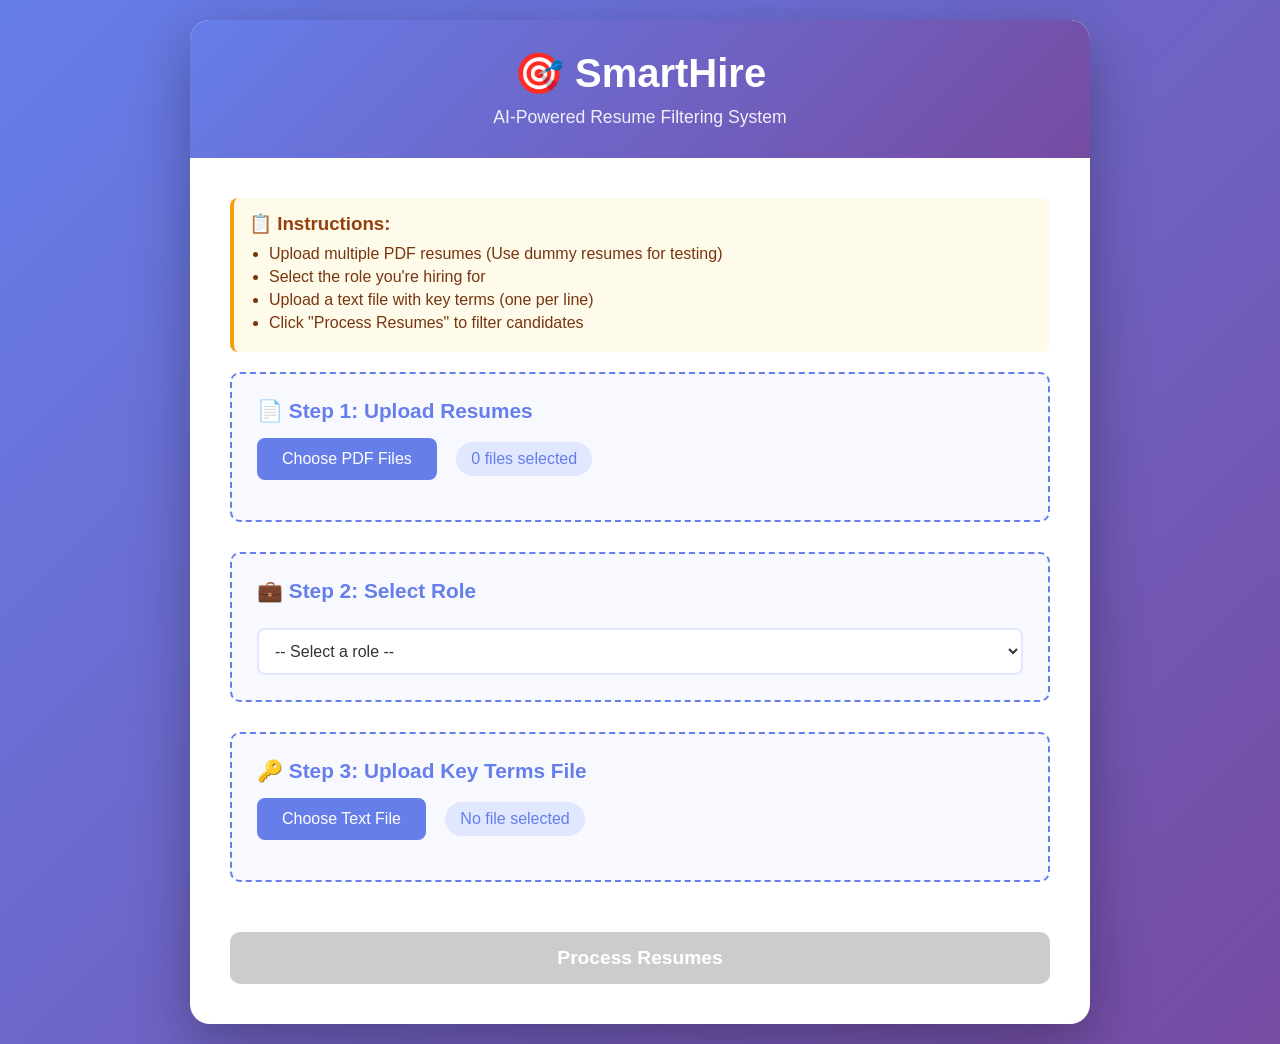
<file: phase1_resume_filter/resume_filter_frontend.html>
<!DOCTYPE html>
<html lang="en">
<head>
    <meta charset="UTF-8">
    <meta name="viewport" content="width=device-width, initial-scale=1.0">
    <title>SmartHire - Resume Filter</title>
    <style>
        * {
            margin: 0;
            padding: 0;
            box-sizing: border-box;
        }

        body {
            font-family: 'Segoe UI', Tahoma, Geneva, Verdana, sans-serif;
            background: linear-gradient(135deg, #667eea 0%, #764ba2 100%);
            min-height: 100vh;
            padding: 20px;
        }

        .container {
            max-width: 900px;
            margin: 0 auto;
            background: white;
            border-radius: 20px;
            box-shadow: 0 20px 60px rgba(0, 0, 0, 0.3);
            overflow: hidden;
        }

        .header {
            background: linear-gradient(135deg, #667eea 0%, #764ba2 100%);
            color: white;
            padding: 30px;
            text-align: center;
        }

        .header h1 {
            font-size: 2.5em;
            margin-bottom: 10px;
        }

        .header p {
            font-size: 1.1em;
            opacity: 0.9;
        }

        .content {
            padding: 40px;
        }

        .upload-section {
            margin-bottom: 30px;
            padding: 25px;
            border: 2px dashed #667eea;
            border-radius: 10px;
            background: #f8f9ff;
        }

        .upload-section h2 {
            color: #667eea;
            margin-bottom: 15px;
            font-size: 1.3em;
        }

        .file-input-wrapper {
            position: relative;
            margin: 15px 0;
        }

        input[type="file"] {
            display: none;
        }

        .file-input-label {
            display: inline-block;
            padding: 12px 25px;
            background: #667eea;
            color: white;
            border-radius: 8px;
            cursor: pointer;
            transition: all 0.3s;
            font-weight: 500;
        }

        .file-input-label:hover {
            background: #764ba2;
            transform: translateY(-2px);
            box-shadow: 0 5px 15px rgba(102, 126, 234, 0.4);
        }

        .file-count {
            display: inline-block;
            margin-left: 15px;
            padding: 8px 15px;
            background: #e0e7ff;
            color: #667eea;
            border-radius: 20px;
            font-weight: 500;
        }

        .role-select {
            width: 100%;
            padding: 12px;
            border: 2px solid #e0e7ff;
            border-radius: 8px;
            font-size: 1em;
            margin-top: 10px;
            background: white;
            color: #333;
        }

        .role-select:focus {
            outline: none;
            border-color: #667eea;
        }

        .process-btn {
            width: 100%;
            padding: 15px;
            background: linear-gradient(135deg, #667eea 0%, #764ba2 100%);
            color: white;
            border: none;
            border-radius: 10px;
            font-size: 1.2em;
            font-weight: 600;
            cursor: pointer;
            transition: all 0.3s;
            margin-top: 20px;
        }

        .process-btn:hover {
            transform: translateY(-2px);
            box-shadow: 0 10px 25px rgba(102, 126, 234, 0.4);
        }

        .process-btn:disabled {
            background: #ccc;
            cursor: not-allowed;
            transform: none;
        }

        .results {
            margin-top: 30px;
            display: none;
        }

        .results.show {
            display: block;
        }

        .results h2 {
            color: #667eea;
            margin-bottom: 20px;
        }

        .candidate-card {
            background: #f8f9ff;
            border-left: 4px solid #667eea;
            padding: 20px;
            margin-bottom: 15px;
            border-radius: 8px;
            transition: all 0.3s;
        }

        .candidate-card:hover {
            box-shadow: 0 5px 15px rgba(0, 0, 0, 0.1);
            transform: translateX(5px);
        }

        .candidate-card.matched {
            border-left-color: #10b981;
            background: #f0fdf4;
        }

        .candidate-card.not-matched {
            border-left-color: #ef4444;
            background: #fef2f2;
        }

        .candidate-name {
            font-size: 1.3em;
            font-weight: 600;
            color: #333;
            margin-bottom: 10px;
        }

        .candidate-info {
            display: grid;
            grid-template-columns: repeat(auto-fit, minmax(200px, 1fr));
            gap: 10px;
            margin-bottom: 10px;
        }

        .info-item {
            display: flex;
            align-items: center;
            font-size: 0.9em;
            color: #666;
        }

        .info-label {
            font-weight: 600;
            margin-right: 8px;
            color: #667eea;
        }

        .match-score {
            display: inline-block;
            padding: 5px 15px;
            border-radius: 20px;
            font-weight: 600;
            font-size: 0.9em;
        }

        .match-score.high {
            background: #d1fae5;
            color: #065f46;
        }

        .match-score.medium {
            background: #fef3c7;
            color: #92400e;
        }

        .match-score.low {
            background: #fee2e2;
            color: #991b1b;
        }

        .skills-list {
            margin-top: 10px;
        }

        .skill-tag {
            display: inline-block;
            padding: 5px 12px;
            background: #e0e7ff;
            color: #667eea;
            border-radius: 15px;
            font-size: 0.85em;
            margin: 3px;
        }

        .skill-tag.matched {
            background: #667eea;
            color: white;
        }

        .loading {
            text-align: center;
            padding: 30px;
            display: none;
        }

        .loading.show {
            display: block;
        }

        .spinner {
            border: 4px solid #f3f4f6;
            border-top: 4px solid #667eea;
            border-radius: 50%;
            width: 50px;
            height: 50px;
            animation: spin 1s linear infinite;
            margin: 0 auto 20px;
        }

        @keyframes spin {
            0% { transform: rotate(0deg); }
            100% { transform: rotate(360deg); }
        }

        .instructions {
            background: #fffbeb;
            border-left: 4px solid #f59e0b;
            padding: 15px;
            border-radius: 8px;
            margin-bottom: 20px;
        }

        .instructions h3 {
            color: #92400e;
            margin-bottom: 10px;
        }

        .instructions ul {
            margin-left: 20px;
            color: #78350f;
        }

        .instructions li {
            margin: 5px 0;
        }
    </style>
</head>
<body>
    <div class="container">
        <div class="header">
            <h1>🎯 SmartHire</h1>
            <p>AI-Powered Resume Filtering System</p>
        </div>

        <div class="content">
            <div class="instructions">
                <h3>📋 Instructions:</h3>
                <ul>
                    <li>Upload multiple PDF resumes (Use dummy resumes for testing)</li>
                    <li>Select the role you're hiring for</li>
                    <li>Upload a text file with key terms (one per line)</li>
                    <li>Click "Process Resumes" to filter candidates</li>
                </ul>
            </div>

            <div class="upload-section">
                <h2>📄 Step 1: Upload Resumes</h2>
                <div class="file-input-wrapper">
                    <input type="file" id="resumeFiles" accept=".pdf" multiple>
                    <label for="resumeFiles" class="file-input-label">Choose PDF Files</label>
                    <span class="file-count" id="resumeCount">0 files selected</span>
                </div>
            </div>

            <div class="upload-section">
                <h2>💼 Step 2: Select Role</h2>
                <select class="role-select" id="roleSelect">
                    <option value="">-- Select a role --</option>
                    <option value="software-engineer">Software Engineer</option>
                    <option value="data-scientist">Data Scientist</option>
                    <option value="product-manager">Product Manager</option>
                    <option value="designer">UI/UX Designer</option>
                    <option value="marketing">Marketing Manager</option>
                    <option value="hr">HR Manager</option>
                    <option value="sales">Sales Executive</option>
                </select>
            </div>

            <div class="upload-section">
                <h2>🔑 Step 3: Upload Key Terms File</h2>
                <div class="file-input-wrapper">
                    <input type="file" id="keyTermsFile" accept=".txt">
                    <label for="keyTermsFile" class="file-input-label">Choose Text File</label>
                    <span class="file-count" id="keyTermsStatus">No file selected</span>
                </div>
            </div>

            <button class="process-btn" id="processBtn" disabled>Process Resumes</button>

            <div class="loading" id="loading">
                <div class="spinner"></div>
                <p>Processing resumes... This may take a moment.</p>
            </div>

            <div class="results" id="results">
                <h2>📊 Filtered Results</h2>
                <div id="candidatesList"></div>
            </div>
        </div>
    </div>

    <script>
        // File handling
        const resumeFiles = document.getElementById('resumeFiles');
        const keyTermsFile = document.getElementById('keyTermsFile');
        const roleSelect = document.getElementById('roleSelect');
        const processBtn = document.getElementById('processBtn');
        const loading = document.getElementById('loading');
        const results = document.getElementById('results');

        let uploadedResumes = [];
        let keyTerms = [];

        resumeFiles.addEventListener('change', function(e) {
            uploadedResumes = Array.from(e.target.files);
            document.getElementById('resumeCount').textContent = `${uploadedResumes.length} file(s) selected`;
            checkFormReady();
        });

        keyTermsFile.addEventListener('change', async function(e) {
            if (e.target.files.length > 0) {
                const file = e.target.files[0];
                const text = await file.text();
                keyTerms = text.split('\n').filter(term => term.trim() !== '');
                document.getElementById('keyTermsStatus').textContent = `${keyTerms.length} terms loaded`;
                checkFormReady();
            }
        });

        roleSelect.addEventListener('change', checkFormReady);

        function checkFormReady() {
            if (uploadedResumes.length > 0 && keyTerms.length > 0 && roleSelect.value !== '') {
                processBtn.disabled = false;
            }
        }

        processBtn.addEventListener('click', processResumes);

        async function processResumes() {
            loading.classList.add('show');
            results.classList.remove('show');

            // Simulate processing (in real implementation, this would call backend)
            await simulateProcessing();

            loading.classList.remove('show');
            results.classList.add('show');
        }

        async function simulateProcessing() {
            // Simulate resume processing
            await new Promise(resolve => setTimeout(resolve, 2000));

            const candidatesList = document.getElementById('candidatesList');
            candidatesList.innerHTML = '';

            // Generate sample results
            const sampleCandidates = generateSampleResults();

            sampleCandidates.forEach(candidate => {
                const card = createCandidateCard(candidate);
                candidatesList.appendChild(card);
            });
        }

        function generateSampleResults() {
            const names = ['John Doe', 'Jane Smith', 'Alex Johnson', 'Maria Garcia', 'David Lee'];
            const emails = ['john@email.com', 'jane@email.com', 'alex@email.com', 'maria@email.com', 'david@email.com'];
            const phones = ['+1-555-0101', '+1-555-0102', '+1-555-0103', '+1-555-0104', '+1-555-0105'];

            return uploadedResumes.slice(0, 5).map((file, index) => {
                const matchScore = Math.floor(Math.random() * 40) + 60; // 60-100
                const skillsPool = keyTerms.concat(['Communication', 'Leadership', 'Problem Solving']);
                const numSkills = Math.floor(Math.random() * 5) + 3;
                const skills = [];

                for (let i = 0; i < numSkills; i++) {
                    const skill = skillsPool[Math.floor(Math.random() * skillsPool.length)];
                    if (!skills.includes(skill)) {
                        skills.push({
                            name: skill,
                            matched: keyTerms.includes(skill) && Math.random() > 0.3
                        });
                    }
                }

                return {
                    name: names[index % names.length],
                    email: emails[index % emails.length],
                    phone: phones[index % phones.length],
                    filename: file.name,
                    matchScore: matchScore,
                    skills: skills,
                    experience: `${Math.floor(Math.random() * 8) + 1} years`,
                    education: ['B.Tech', 'M.Tech', 'MBA', 'B.S.', 'M.S.'][Math.floor(Math.random() * 5)]
                };
            });
        }

        function createCandidateCard(candidate) {
            const card = document.createElement('div');
            card.className = `candidate-card ${candidate.matchScore >= 75 ? 'matched' : 'not-matched'}`;

            let scoreClass = 'low';
            if (candidate.matchScore >= 85) scoreClass = 'high';
            else if (candidate.matchScore >= 70) scoreClass = 'medium';

            card.innerHTML = `
                <div class="candidate-name">${candidate.name}</div>
                <div class="candidate-info">
                    <div class="info-item">
                        <span class="info-label">Email:</span> ${candidate.email}
                    </div>
                    <div class="info-item">
                        <span class="info-label">Phone:</span> ${candidate.phone}
                    </div>
                    <div class="info-item">
                        <span class="info-label">Experience:</span> ${candidate.experience}
                    </div>
                    <div class="info-item">
                        <span class="info-label">Education:</span> ${candidate.education}
                    </div>
                    <div class="info-item">
                        <span class="info-label">File:</span> ${candidate.filename}
                    </div>
                    <div class="info-item">
                        <span class="info-label">Match:</span> 
                        <span class="match-score ${scoreClass}">${candidate.matchScore}%</span>
                    </div>
                </div>
                <div class="skills-list">
                    <span class="info-label">Skills:</span>
                    ${candidate.skills.map(skill => 
                        `<span class="skill-tag ${skill.matched ? 'matched' : ''}">${skill.name}</span>`
                    ).join('')}
                </div>
            `;

            return card;
        }
    </script>
</body>
</html>
</file>
